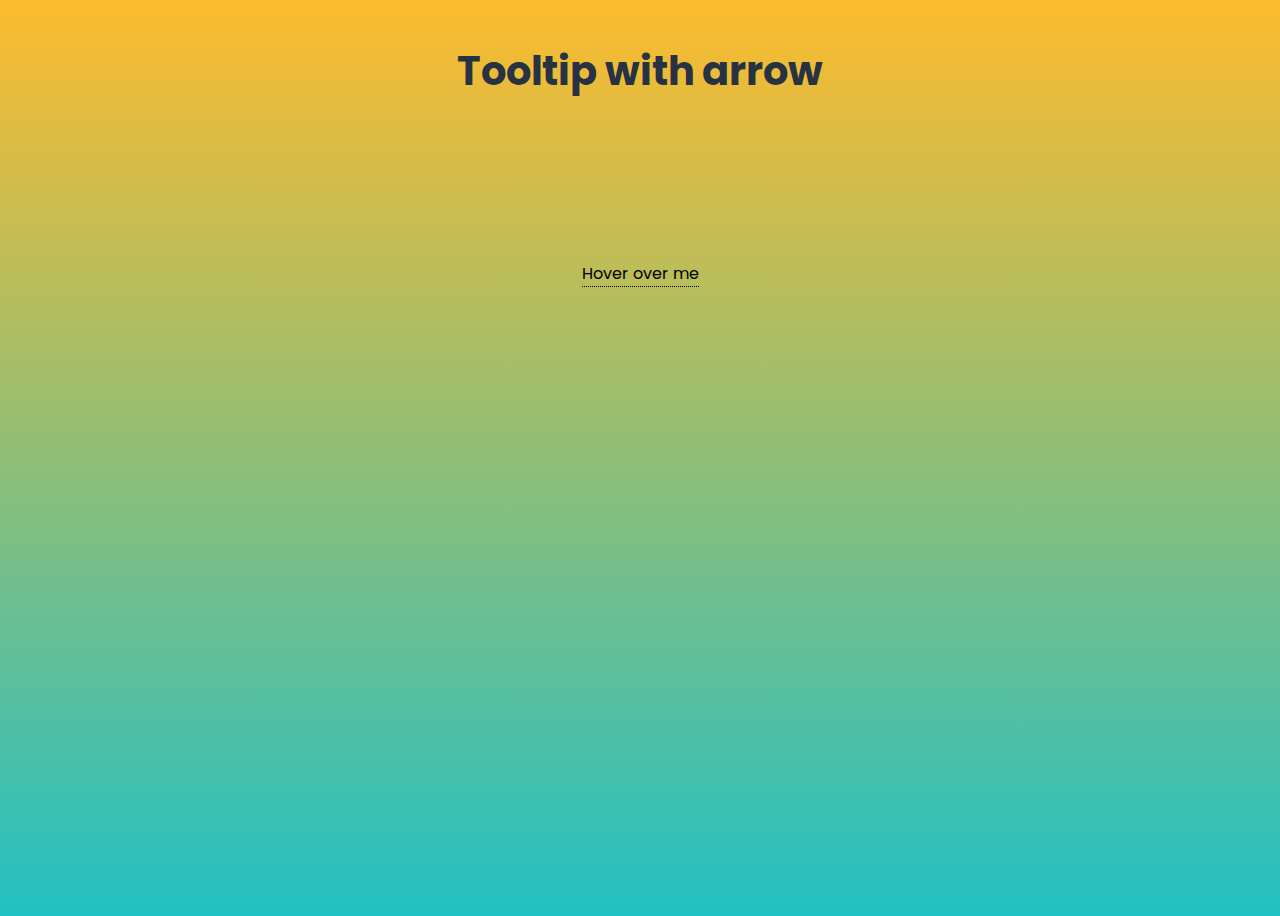
<file: 40moderntooltip/index.html>
<!DOCTYPE html>
<html lang="en">
<head>
    <meta charset="UTF-8">
    <meta http-equiv="X-UA-Compatible" content="IE=edge">
    <meta name="viewport" content="width=device-width, initial-scale=1.0">
    <title>Tooltip | CodewithFaraz</title>
    <link rel="stylesheet" href="styles.css">
</head>
<body>
    <div class="container">
        <h2>Tooltip with arrow</h2>
        <div class="tooltip">Hover over me
            <span class="tooltiptext">Please like and subscribe to my channel :)</span>
        </div>
    </div>
</body>
</html>
</file>
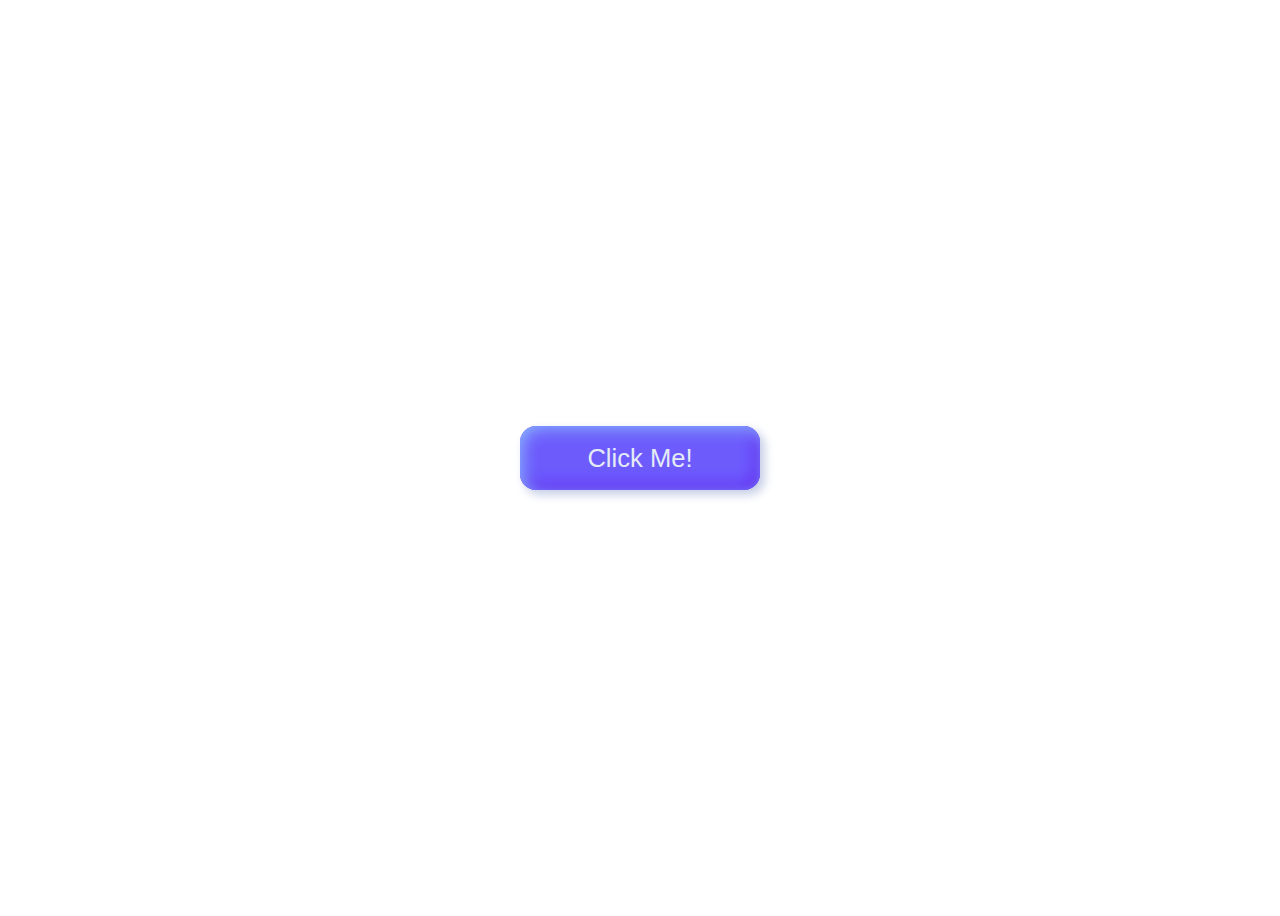
<file: 42neomorphicbutton/index.html>
<!DOCTYPE html>
<html lang="en">
<head>
    <meta charset="UTF-8">
    <meta http-equiv="X-UA-Compatible" content="IE=edge">
    <meta name="viewport" content="width=device-width, initial-scale=1.0">
    <title>Neumorphic Button</title>
    <link rel="stylesheet" href="styles.css">
</head>
<body>
    <div class="btn"><p>Click Me!</p></div>
</body>
</html>
</file>
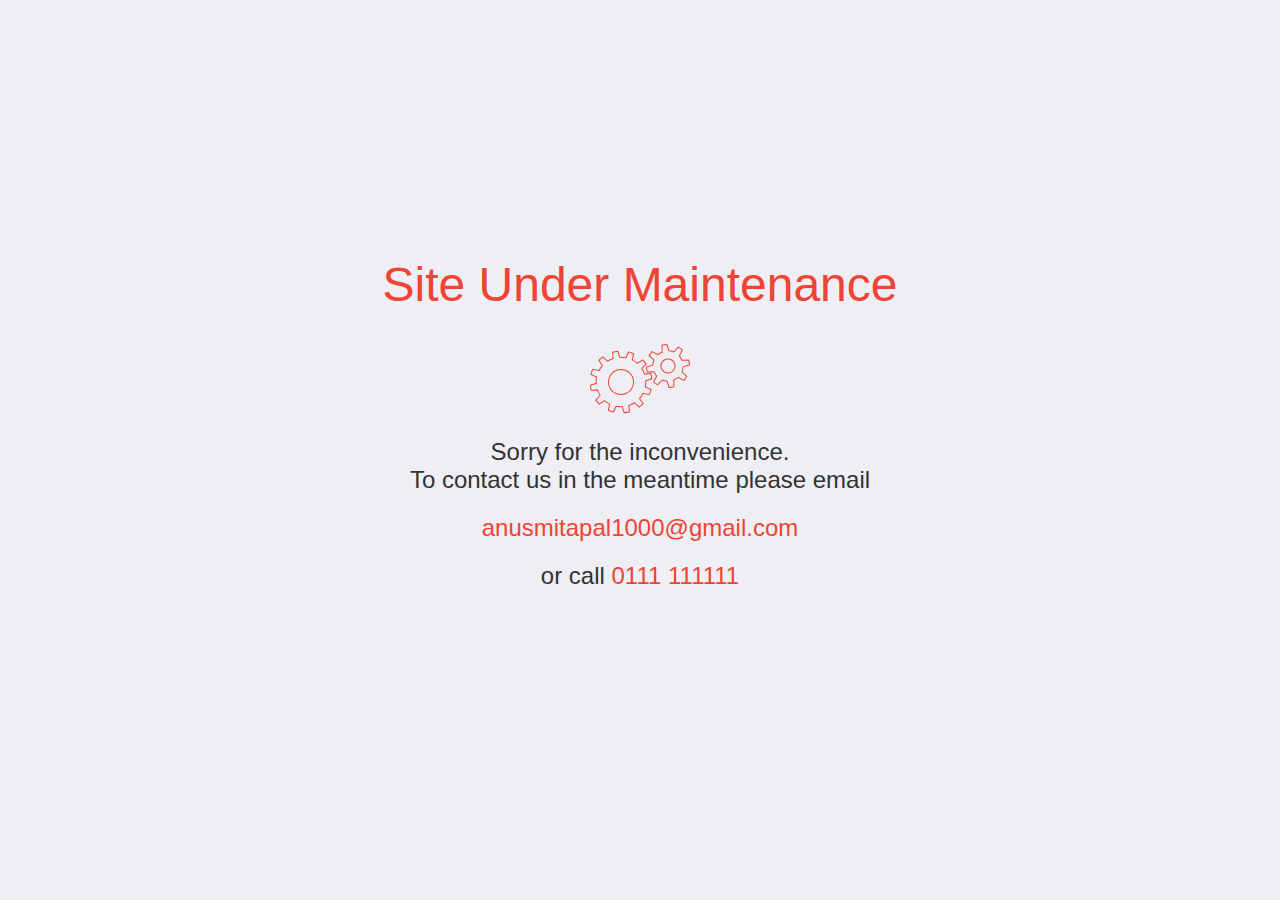
<file: 43maintainancepage/index.html>
<!DOCTYPE html>
<html lang="en">
  <head>
    <title>Maintenance Page</title>
    <meta charset="UTF-8" />
    <meta name="viewport" content="width=device-width" />
    <link rel="stylesheet" href="styles.css" />
  </head>
  <body>
  <div class="construction-message">
  <h1>Site Under Maintenance</h1>
  <svg version="1.1" xmlns="http://www.w3.org/2000/svg" xmlns:xlink="http://www.w3.org/1999/xlink" x="0px" y="0px"
 width="100.001px" height="70px" viewBox="0 0 100 68">
<g id="large">
<g>
<path d="M55.777,38.473l6.221-1.133c0.017-1.791-0.123-3.573-0.41-5.324l-6.321-0.19c-0.438-2.053-1.135-4.048-2.076-5.931
  l4.82-4.094c-0.868-1.552-1.874-3.028-3.005-4.417l-5.569,2.999c-1.385-1.54-2.98-2.921-4.771-4.099l2.124-5.954
  c-0.759-0.452-1.543-0.878-2.357-1.269c-0.811-0.39-1.625-0.732-2.449-1.046l-3.325,5.381c-2.038-0.665-4.113-1.052-6.183-1.174
  L31.34,6.002c-1.792-0.02-3.571,0.119-5.32,0.406l-0.191,6.32c-2.056,0.439-4.051,1.137-5.936,2.08l-4.097-4.82
  c-1.546,0.872-3.022,1.875-4.407,3.006l2.996,5.566c-1.54,1.384-2.925,2.985-4.104,4.778c-2.16-0.771-4.196-1.498-5.953-2.127
  c-0.449,0.765-0.875,1.544-1.265,2.354c-0.39,0.811-0.733,1.63-1.049,2.457c1.587,0.981,3.424,2.119,5.377,3.325
  c-0.662,2.037-1.049,4.117-1.172,6.186l-6.218,1.136c-0.021,1.789,0.12,3.566,0.407,5.321l6.32,0.188
  c0.442,2.06,1.143,4.057,2.082,5.937l-4.818,4.095c0.872,1.549,1.873,3.026,3.009,4.412l5.563-2.998
  c1.392,1.54,2.989,2.92,4.777,4.099l-2.121,5.954c0.756,0.446,1.538,0.871,2.348,1.258c0.813,0.394,1.633,0.739,2.462,1.05
  l3.326-5.375c2.033,0.662,4.109,1.05,6.175,1.17l1.137,6.221c1.791,0.019,3.569-0.123,5.323-0.407l0.194-6.324
  c2.053-0.438,4.045-1.136,5.927-2.079l4.093,4.817c1.55-0.865,3.026-1.87,4.414-2.999l-2.995-5.572
  c1.537-1.385,2.914-2.98,4.093-4.772l5.953,2.127c0.448-0.761,0.878-1.545,1.268-2.356c0.388-0.808,0.729-1.631,1.047-2.458
  l-5.378-3.324C55.268,42.615,55.655,40.542,55.777,38.473z M42.302,42.435c-3.002,6.243-10.495,8.872-16.737,5.866
  c-6.244-2.999-8.872-10.493-5.867-16.736c3.002-6.244,10.495-8.873,16.736-5.869C42.676,28.698,45.306,36.19,42.302,42.435z"  fill="none" stroke="#E43"/>    <animateTransform
          attributeName="transform"
          begin="0s"
          dur="3s"
          type="rotate"
          from="0 31 37"
          to="360 31 37"
          repeatCount="indefinite"
  </animateTransform>
</g>
<g id="small">
<path d="M93.068,19.253L99,16.31c-0.371-1.651-0.934-3.257-1.679-4.776l-6.472,1.404c-0.902-1.436-2.051-2.735-3.42-3.819
  l2.115-6.273c-0.706-0.448-1.443-0.867-2.213-1.238c-0.774-0.371-1.559-0.685-2.351-0.958l-3.584,5.567
  c-1.701-0.39-3.432-0.479-5.118-0.284L73.335,0c-1.652,0.367-3.256,0.931-4.776,1.672l1.404,6.47
  c-1.439,0.899-2.744,2.047-3.835,3.419c-2.208-0.746-4.38-1.476-6.273-2.114c-0.451,0.71-0.874,1.448-1.244,2.229
  c-0.371,0.764-0.68,1.541-0.954,2.329c1.681,1.078,3.612,2.323,5.569,3.579c-0.399,1.711-0.486,3.449-0.291,5.145
  c-2.086,1.034-4.143,2.055-5.936,2.945c0.368,1.648,0.929,3.25,1.67,4.769c1.954-0.426,4.193-0.912,6.468-1.405
  c0.906,1.449,2.06,2.758,3.442,3.853l-2.117,6.27c0.708,0.449,1.439,0.865,2.218,1.236c0.767,0.371,1.551,0.685,2.338,0.96
  c1.081-1.68,2.319-3.612,3.583-5.574c1.714,0.401,3.457,0.484,5.156,0.288L82.695,42c1.651-0.371,3.252-0.931,4.773-1.676
  c-0.425-1.952-0.912-4.194-1.404-6.473c1.439-0.902,2.744-2.057,3.835-3.436l6.273,2.11c0.444-0.7,0.856-1.43,1.225-2.197
  c0.372-0.777,0.691-1.569,0.963-2.361l-5.568-3.586C93.181,22.677,93.269,20.939,93.068,19.253z M84.365,24.062
  c-1.693,3.513-5.908,4.991-9.418,3.302c-3.513-1.689-4.99-5.906-3.301-9.419c1.688-3.513,5.906-4.991,9.417-3.302
  C84.573,16.331,86.05,20.549,84.365,24.062z" fill="none" stroke="#E43"/>
<animateTransform
          attributeName="transform"
          begin="0s"
          dur="2s"
          type="rotate"
          from="0 78 21"
          to="-360 78 21"
          repeatCount="indefinite"
  </animateTransform>
</g>
</svg>
<h2>Sorry for the inconvenience.<br>To contact us in the meantime please email</h2>
<a href="mailto:email">anusmitapal1000@gmail.com</a><h2>or call <span>0111 111111</span></h2>
</div>
  </body>
</html>
</file>
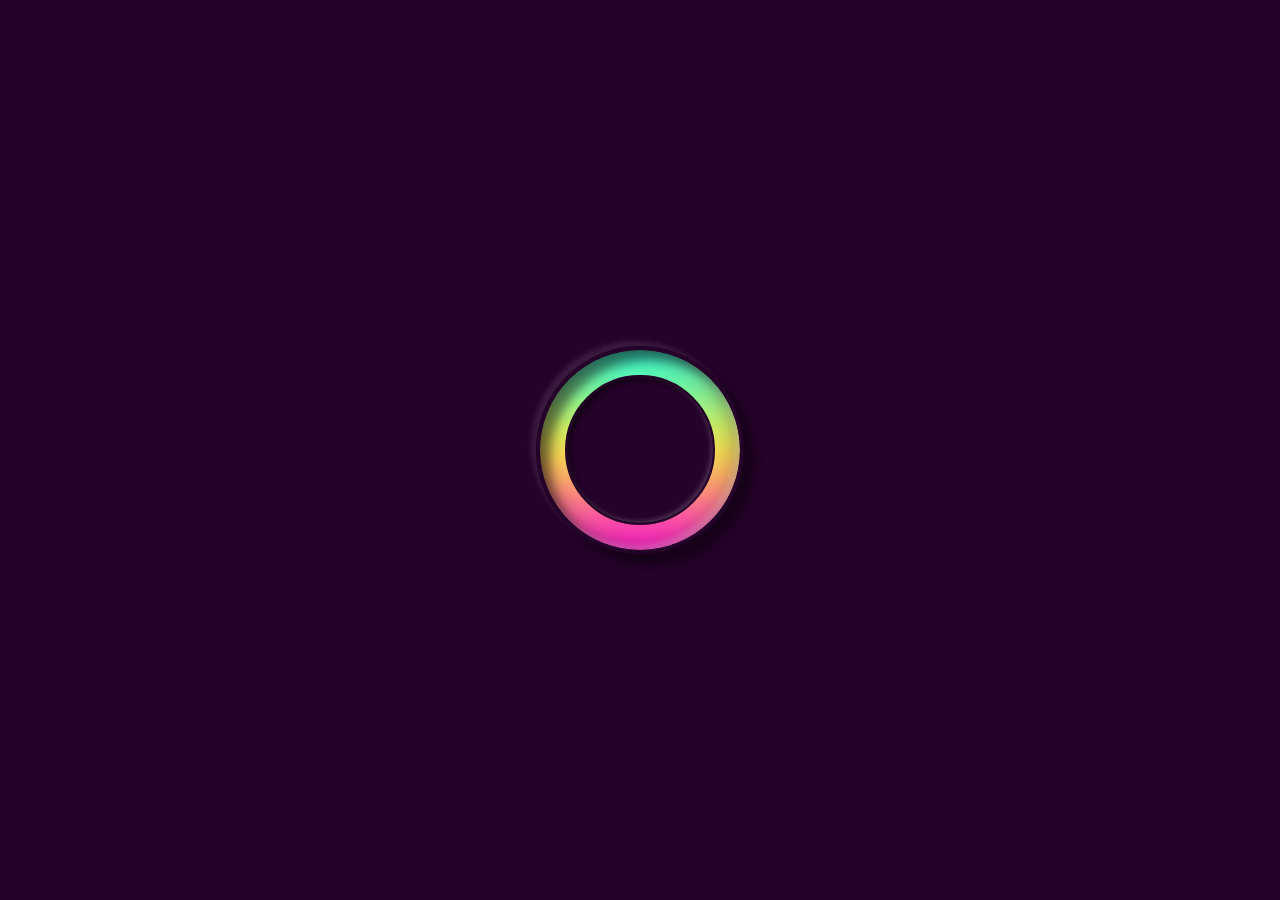
<file: 44neomorphicgradientloader/index.html>
<!DOCTYPE html>
<html lang="en">
  <head>
    <title>Neumorphic Gradient Loading Indicator</title>
    <meta charset="UTF-8" />
    <meta name="viewport" content="width=device-width" />
    <link rel="stylesheet" href="styles.css" />
  </head>
  <body>
  <div id="loader">
	<span></span>
	<span></span>
</div>
  </body>
</html>
</file>
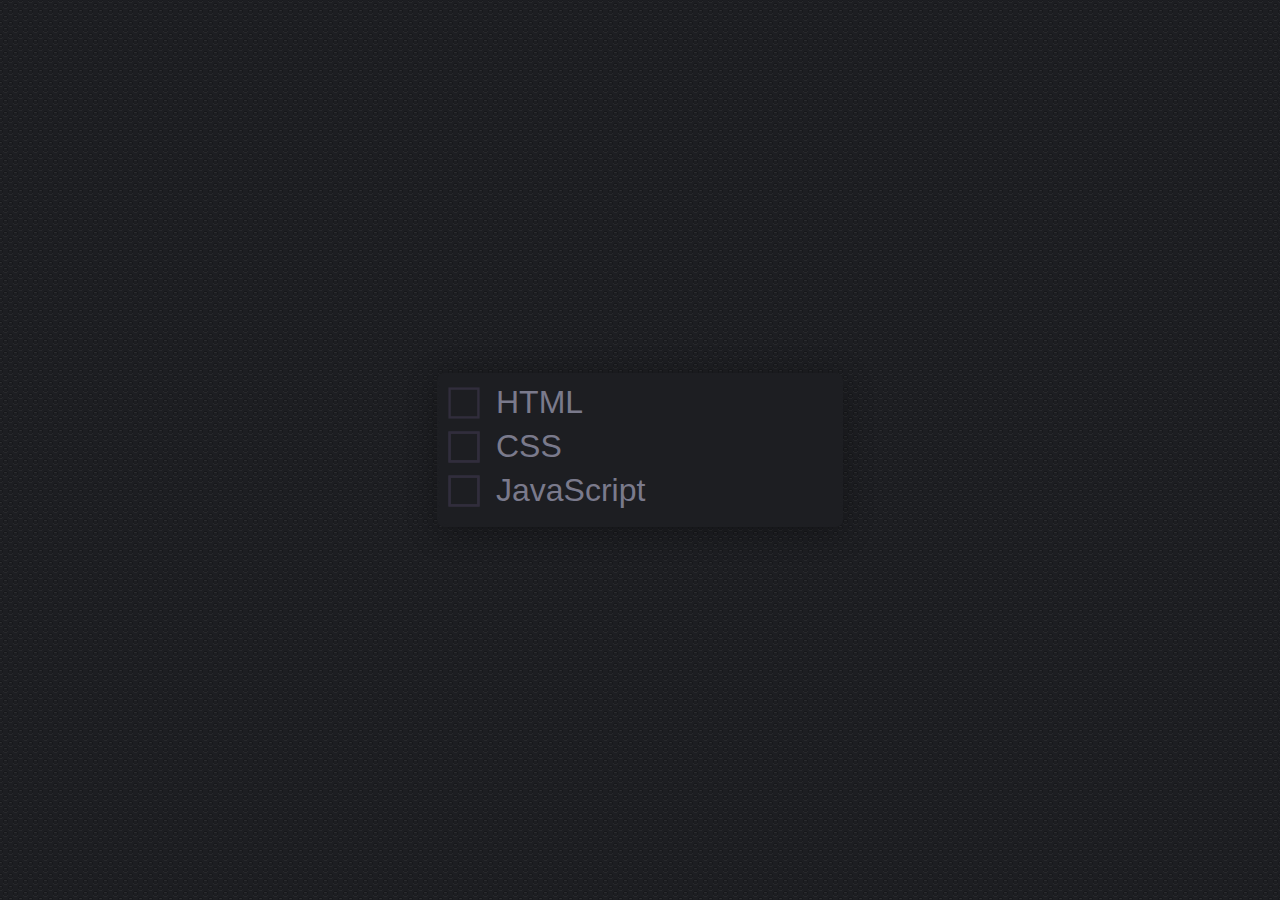
<file: 46animatedcheckbox/index.html>
<!DOCTYPE html>
<html lang="en">
  <head>
    <title>Animated SVG Checkbox</title>
    <meta charset="UTF-8" />
    <meta name="viewport" content="width=device-width" />
    <link rel="stylesheet" href="styles.css" />
  </head>
  <body>
  <div class="container">
  <input type="checkbox" id="Item1" checked="checked"/>
  <label for="Item1">
    <svg class="checkbox" viewbox="0 0 40 40">
      <defs>
        <linearGradient id="gradient" x1="0" y1="0" x2="1" y2="1">
          <stop offset="0%" stop-color="#ff8a00"></stop>
          <stop offset="100%" stop-color="#da1b60"></stop>
        </linearGradient>
      </defs>
      <rect x="2" y="2" width="36" height="36"></rect>
      <rect id="colors" x="2" y="2" width="36" height="36"></rect>
      <path d="M 5 5 L 15 5 L 5 20 L 30 10 L 5 35 L 30 20 L 15 35 L 35 30 L 30 35"></path>
    </svg> HTML
  </label>

  <input type="checkbox" id="Item2"/>
  <label for="Item2">
    <svg class="checkbox" viewbox="0 0 40 40">
      <defs>
        <linearGradient id="gradient" x1="0" y1="0" x2="1" y2="1">
          <stop offset="0%" stop-color="#ff8a00"></stop>
          <stop offset="100%" stop-color="#da1b60"></stop>
        </linearGradient>
      </defs>
      <rect x="2" y="2" width="36" height="36"></rect>
      <rect id="colors" x="2" y="2" width="36" height="36"></rect>
      <path d="M 5 5 L 15 5 L 5 20 L 30 10 L 5 35 L 30 20 L 15 35 L 35 30 L 30 35"></path>
    </svg> CSS
  </label>

  <input type="checkbox" id="Item3"/>
  <label for="Item3">
    <svg class="checkbox" viewbox="0 0 40 40">
      <defs>
        <linearGradient id="gradient" x1="0" y1="0" x2="1" y2="1">
          <stop offset="0%" stop-color="#ff8a00"></stop>
          <stop offset="100%" stop-color="#da1b60"></stop>
        </linearGradient>
      </defs>
      <rect x="2" y="2" width="36" height="36"></rect>
      <rect id="colors" x="2" y="2" width="36" height="36"></rect>
      <path d="M 5 5 L 15 5 L 5 20 L 30 10 L 5 35 L 30 20 L 15 35 L 35 30 L 30 35"></path>
    </svg> JavaScript
  </label>
</div>
  </body>
</html>
</file>
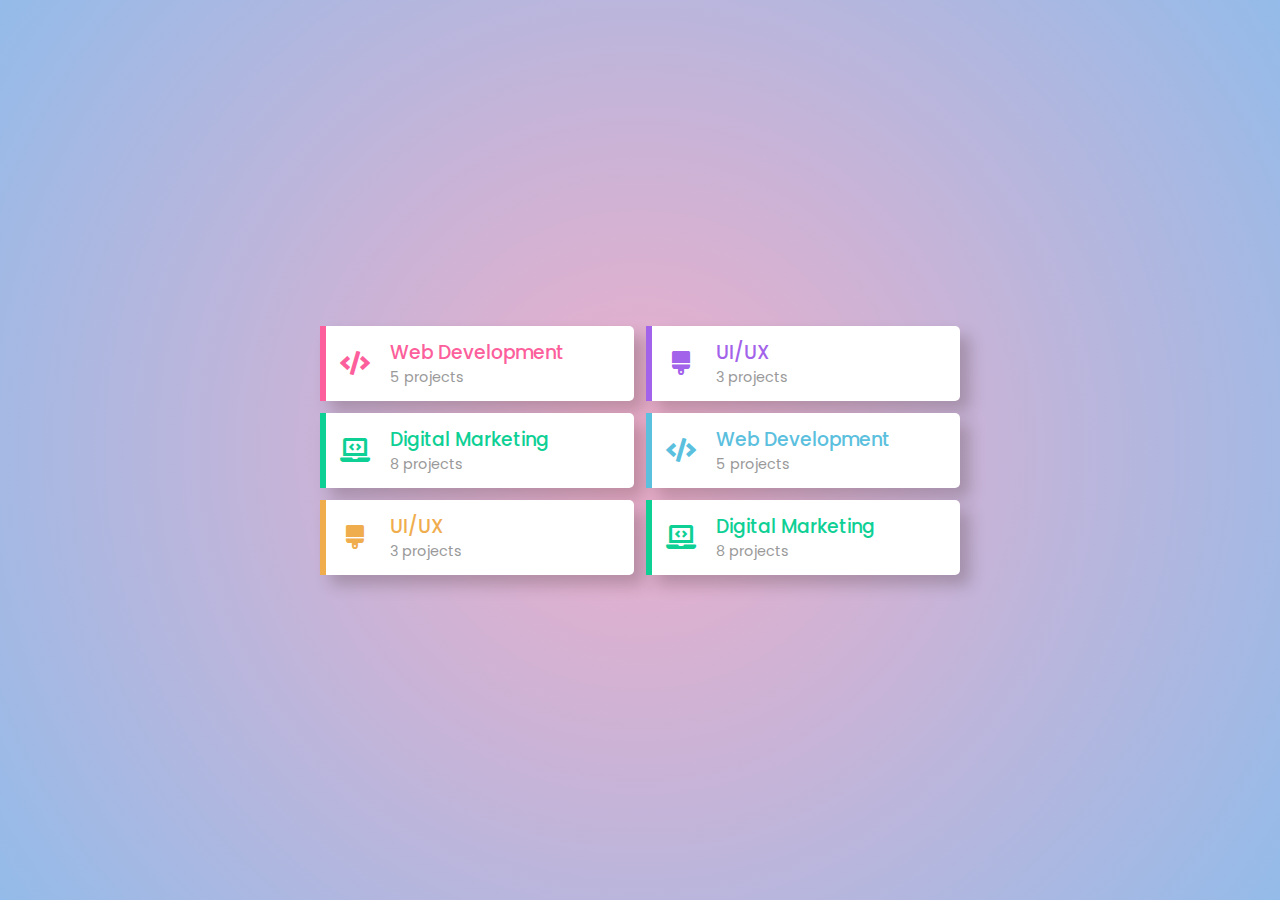
<file: 47responsivegridlist/index.html>
<!DOCTYPE html>
<html lang="en">
  <head>
    <title>Grid list hover effect</title>
    <meta charset="UTF-8" />
    <meta name="viewport" content="width=device-width" />
    <link href='https://cdnjs.cloudflare.com/ajax/libs/font-awesome/5.11.2/css/all.min.css' rel='stylesheet' />
    <link rel="stylesheet" href="styles.css" />
  </head>
  <body>
  <div class="container">
    <div class="box" style="--color: #fc5f9b">
      <div class="content">
        <div class="icon">
          <i class="fas fa-code"></i>
        </div>
        <div class="text">
          <h3>Web Development</h3>
          <p>5 projects</p>
        </div>
      </div>
    </div>
    <div class="box" style="--color: #a362ea">
      <div class="content">
        <div class="icon">
          <i class="fas fa-brush"></i>
        </div>
        <div class="text">
          <h3>UI/UX</h3>
          <p>3 projects</p>
        </div>
      </div>
    </div>
    <div class="box" style="--color: #0ed095">
      <div class="content">
        <div class="icon">
          <i class="fas fa-laptop-code"></i>
        </div>
        <div class="text">
          <h3>Digital Marketing</h3>
          <p>8 projects</p>
        </div>
      </div>
    </div>
    <div class="box" style="--color: #5bc0de">
    <div class="content">
      <div class="icon">
        <i class="fas fa-code"></i>
      </div>
      <div class="text">
        <h3>Web Development</h3>
        <p>5 projects</p>
      </div>
    </div>
  </div>
  <div class="box" style="--color: #f0ad4e">
    <div class="content">
      <div class="icon">
        <i class="fa fa-brush"></i>
      </div>
      <div class="text">
        <h3>UI/UX</h3>
        <p>3 projects</p>
      </div>
    </div>
  </div>
  <div class="box" style="--color: #0ed095">
    <div class="content">
      <div class="icon">
        <i class="fas fa-laptop-code"></i>
      </div>
      <div class="text">
        <h3>Digital Marketing</h3>
        <p>8 projects</p>
      </div>
    </div>
  </div>
</div>
  </body>
</html>
</file>
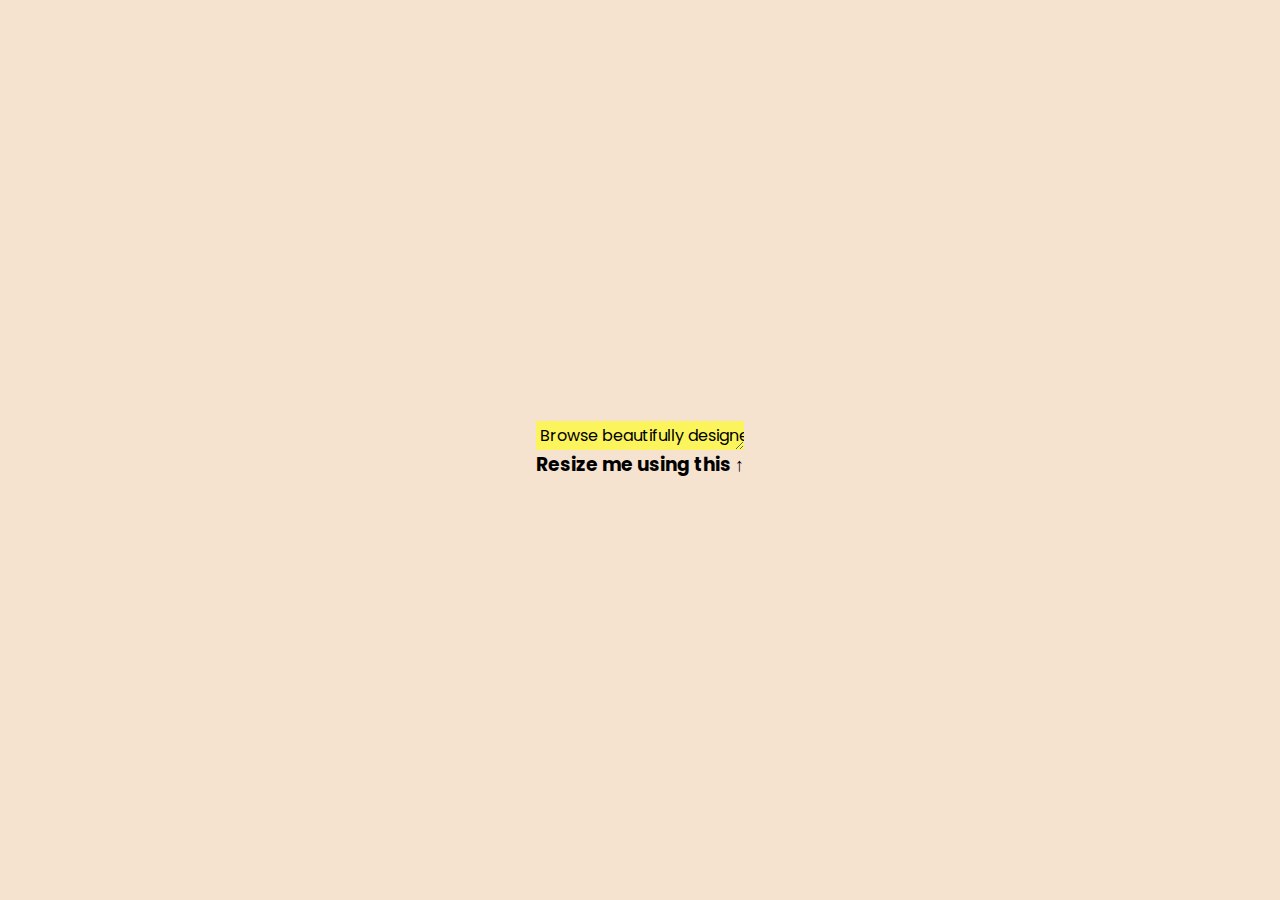
<file: 48marquee/index.html>
<!DOCTYPE html>
<html lang="en">
  <head>
    <title>CSS Marquee</title>
    <meta charset="UTF-8" />
    <meta name="viewport" content="width=device-width" />
    <link rel="stylesheet" href="styles.css" />
  </head>
  <body>
    <div class="marquee">
      <span>Browse beautifully designed front-end components.</span>
    </div>
    <h3>Resize me using this ↑</h3>
  </body>
</html>
</file>
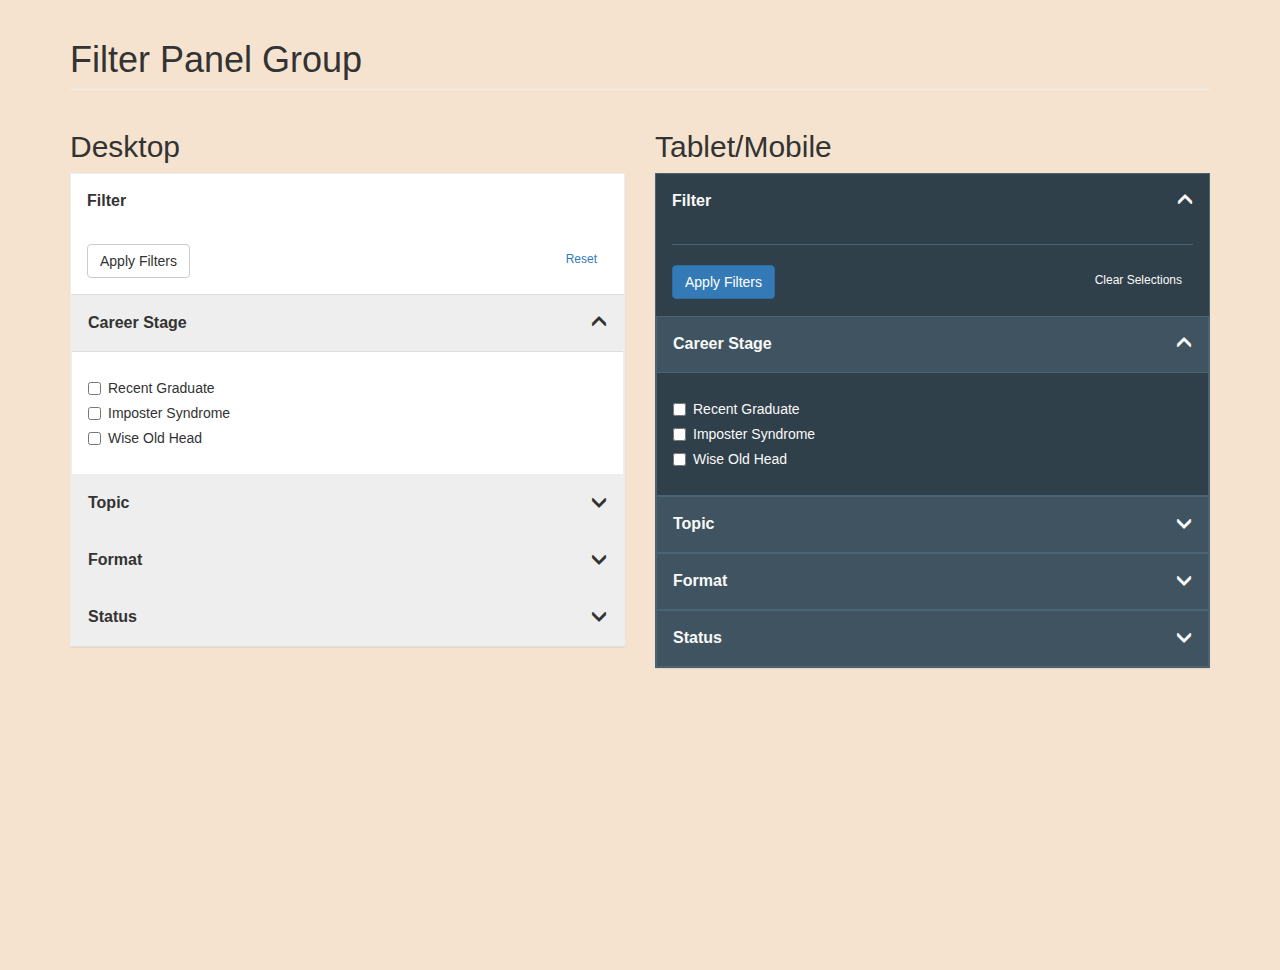
<file: 49filtermenu/index.html>
<!DOCTYPE html>
<html lang="en">
  <head>
    <title>Filter Menu Panel Group with Bootstrap</title>
    <meta charset="UTF-8" />
    <meta name="viewport" content="width=device-width" />
    <link rel="stylesheet" href="https://maxcdn.bootstrapcdn.com/bootstrap/3.3.6/css/bootstrap.min.css">
    <link rel="stylesheet" href="styles.css" />
  </head>
  <body>
    <header class="header">
      <div class="container">
        <h1 class="page-header">Filter Panel Group</h1>
      </div>
    </header>

    <div class="primary">
      <div class="container">
        <div class="row">
          <div class="col-xs-6">
            <h2>Desktop</h2>
            <div class="filter-menu">
              <form>
                <div class="panel panel-default">
                  <div class="panel-heading">
                    <a class="panel-title accordion-toggle visible-sm-block" role="button" data-toggle="collapse" href="#collapseFilters" aria-expanded="false" aria-controls="collapseFilters">
                      Filter
                    </a>
                    <div class="panel-title hidden-sm">
                      Filter
                    </div><!-- /.panel-title -->
                    <div class="panel-body">
                      <button class="btn btn-default" type="submit">Apply Filters</button>
                      <a class="btn btn-sm btn-link pull-right visible-sm-inline" href="#">Clear Selections</a>
                      <a class="btn btn-sm btn-link pull-right hidden-sm" href="#">Reset</a>
                    </div><!-- /.panel-body -->
                  </div><!-- /.panel-heading -->

                  <div class="panel-body">
                    <div class="panel-group" id="filter-menu" role="tablist" aria-multiselectable="true">
                      <div class="panel panel-default">
                        <div class="panel-heading" role="tab" id="headingOne">
                          <a class="panel-title accordion-toggle" role="button" data-toggle="collapse" href="#collapseOne" aria-expanded="true" aria-controls="collapseOne">
                            Career Stage
                          </a><!-- /.panel-title -->
                        </div><!-- /.panel-heading -->
                        <div id="collapseOne" class="panel-collapse collapse in" role="tabpanel" aria-labelledby="headingOne">
                          <div class="panel-body">
                            <div class="checkbox"><label><input type="checkbox" name="career_state[]" value="recent_graduate">Recent Graduate</label></div>
                            <div class="checkbox"><label><input type="checkbox" name="career_state[]" value="imposter_syndrome">Imposter Syndrome</label></div>
                            <div class="checkbox"><label><input type="checkbox" name="career_state[]" value="wise_old_head">Wise Old Head</label></div>
                          </div><!-- /.panel-body -->
                        </div><!-- /.panel-collapse -->
                      </div><!-- /.panel -->

                      <div class="panel panel-default">
                        <div class="panel-heading" role="tab" id="headingTwo">
                          <a class="panel-title accordion-toggle collapsed" role="button" data-toggle="collapse" href="#collapseTwo" aria-expanded="false" aria-controls="collapseTwo">
                            Topic
                          </a><!-- /.panel-title -->
                        </div><!-- /.panel-heading -->
                        <div id="collapseTwo" class="panel-collapse collapse" role="tabpanel" aria-labelledby="headingTwo">
                          <div class="panel-body">
                            <div class="checkbox"><label><input type="checkbox" name="topic[]" value="politics">Politics</label></div>
                            <div class="checkbox"><label><input type="checkbox" name="topic[]" value="religion">Religion</label></div>
                            <div class="checkbox"><label><input type="checkbox" name="topic[]" value="music">Music</label></div>
                          </div><!-- /.panel-body -->
                        </div><!-- /.panel-collapse -->
                      </div><!-- /.panel -->

                      <div class="panel panel-default">
                        <div class="panel-heading" role="tab" id="headingThree">
                          <a class="panel-title accordion-toggle collapsed" role="button" data-toggle="collapse" href="#collapseThree" aria-expanded="false" aria-controls="collapseThree">
                            Format
                          </a><!-- /.panel-title -->
                        </div><!-- /.panel-heading -->
                        <div id="collapseThree" class="panel-collapse collapse" role="tabpanel" aria-labelledby="headingThree">
                          <div class="panel-body">
                            <div class="checkbox"><label><input type="checkbox" name="format[]" value="magazine">Magazine</label></div>
                            <div class="checkbox"><label><input type="checkbox" name="format[]" value="website">Website</label></div>
                            <div class="checkbox"><label><input type="checkbox" name="format[]" value="vine">Vine</label></div>
                            <div class="checkbox"><label><input type="checkbox" name="format[]" value="tweet">Tweet</label></div>
                          </div><!-- /.panel-body -->
                        </div><!-- /.panel-collapse -->
                      </div><!-- /.panel -->

                      <div class="panel panel-default">
                        <div class="panel-heading" role="tab" id="headingFour">
                          <a class="panel-title accordion-toggle collapsed" role="button" data-toggle="collapse" href="#collapseFour" aria-expanded="false" aria-controls="collapseFour">
                            Status
                          </a><!-- /.panel-title -->
                        </div><!-- /.panel-heading -->
                        <div id="collapseFour" class="panel-collapse collapse" role="tabpanel" aria-labelledby="headingFour">
                          <div class="panel-body">
                            <div class="checkbox"><label><input type="checkbox" name="status[]" value="single">Single</label></div>
                            <div class="checkbox"><label><input type="checkbox" name="status[]" value="married">Married</label></div>
                            <div class="checkbox"><label><input type="checkbox" name="status[]" value="its_complicated">It's complicated</label></div>
                          </div><!-- /.panel-body -->
                        </div><!-- /.panel-collapse -->
                      </div><!-- /.panel -->
                    </div><!-- /.panel-group -->
                  </div><!-- /.panel-body -->

                </div><!-- /.panel -->
              </form>
            </div><!-- /.filter-menu -->
          </div>

          <!-- -------------------------------------------------- -->

          <div class="col-xs-6">
            <h2>Tablet/Mobile</h2>
            <div class="filter-menu mobile">
              <form>
                <div class="panel panel-mobile">
                  <div class="panel-heading" role="tab" id="headingFiltersMobile">
                    <a class="panel-title accordion-toggle" role="button" data-toggle="collapse" href="#collapseFiltersMobile" aria-expanded="false" aria-controls="collapseFiltersMobile">
                      Filter
                    </a>
                    <div class="panel-body">
                      <hr />
                      <button class="btn btn-primary" type="submit">Apply Filters</button>
                      <a class="btn btn-sm btn-link pull-right" href="#">Clear Selections</a>
                    </div><!-- /.panel-body -->
                  </div><!-- /.panel-heading -->
                  <div id="collapseFiltersMobile" class="panel-collapse collapse in" role="tabpanel" aria-labelledby="headingFiltersMobile">
                    <div class="panel-body">
                      <div class="panel-group" id="filter-menu-mobile" role="tablist" aria-multiselectable="true">
                        <div class="panel panel-mobile">
                          <div class="panel-heading" role="tab" id="headingOneMobile">
                            <a class="panel-title accordion-toggle" role="button" data-toggle="collapse" data-parent="#filter-menu-mobile" href="#collapseOneMobile" aria-expanded="true" aria-controls="collapseOneMobile">
                              Career Stage
                            </a><!-- /.panel-title -->
                          </div><!-- /.panel-heading -->
                          <div id="collapseOneMobile" class="panel-collapse collapse in" role="tabpanel" aria-labelledby="headingOneMobile">
                            <div class="panel-body">
                              <div class="checkbox"><label><input type="checkbox" name="career_state[]" value="recent_graduate">Recent Graduate</label></div>
                              <div class="checkbox"><label><input type="checkbox" name="career_state[]" value="imposter_syndrome">Imposter Syndrome</label></div>
                              <div class="checkbox"><label><input type="checkbox" name="career_state[]" value="wise_old_head">Wise Old Head</label></div>
                            </div><!-- /.panel-body -->
                          </div><!-- /.panel-collapse -->
                        </div><!-- /.panel -->

                        <div class="panel panel-mobile">
                          <div class="panel-heading" role="tab" id="headingTwoMobile">
                            <a class="panel-title accordion-toggle collapsed" role="button" data-toggle="collapse" data-parent="#filter-menu-mobile" href="#collapseTwoMobile" aria-expanded="false" aria-controls="collapseTwoMobile">
                              Topic
                            </a><!-- /.panel-title -->
                          </div><!-- /.panel-heading -->
                          <div id="collapseTwoMobile" class="panel-collapse collapse" role="tabpanel" aria-labelledby="headingTwoMobile">
                            <div class="panel-body">
                              <div class="checkbox"><label><input type="checkbox" name="topic[]" value="politics">Politics</label></div>
                              <div class="checkbox"><label><input type="checkbox" name="topic[]" value="religion">Religion</label></div>
                              <div class="checkbox"><label><input type="checkbox" name="topic[]" value="music">Music</label></div>
                            </div><!-- /.panel-body -->
                          </div><!-- /.panel-collapse -->
                        </div><!-- /.panel -->

                        <div class="panel panel-mobile">
                          <div class="panel-heading" role="tab" id="headingThreeMobile">
                            <a class="panel-title accordion-toggle collapsed" role="button" data-toggle="collapse" data-parent="#filter-menu-mobile" href="#collapseThreeMobile" aria-expanded="false" aria-controls="collapseThreeMobile">
                              Format
                            </a><!-- /.panel-title -->
                          </div><!-- /.panel-heading -->
                          <div id="collapseThreeMobile" class="panel-collapse collapse" role="tabpanel" aria-labelledby="headingThreeMobile">
                            <div class="panel-body">
                              <div class="checkbox"><label><input type="checkbox" name="format[]" value="magazine">Magazine</label></div>
                              <div class="checkbox"><label><input type="checkbox" name="format[]" value="website">Website</label></div>
                              <div class="checkbox"><label><input type="checkbox" name="format[]" value="vine">Vine</label></div>
                              <div class="checkbox"><label><input type="checkbox" name="format[]" value="tweet">Tweet</label></div>
                            </div><!-- /.panel-body -->
                          </div><!-- /.panel-collapse -->
                        </div><!-- /.panel -->

                        <div class="panel panel-mobile">
                          <div class="panel-heading" role="tab" id="headingFourMobile">
                            <a class="panel-title accordion-toggle collapsed" role="button" data-toggle="collapse" data-parent="#filter-menu-mobile" href="#collapseFourMobile" aria-expanded="false" aria-controls="collapseFourMobile">
                              Status
                            </a><!-- /.panel-title -->
                          </div><!-- /.panel-heading -->
                          <div id="collapseFourMobile" class="panel-collapse collapse" role="tabpanel" aria-labelledby="headingFourMobile">
                            <div class="panel-body">
                              <div class="checkbox"><label><input type="checkbox" name="status[]" value="single">Single</label></div>
                              <div class="checkbox"><label><input type="checkbox" name="status[]" value="married">Married</label></div>
                              <div class="checkbox"><label><input type="checkbox" name="status[]" value="its_complicated">It's complicated</label></div>
                            </div><!-- /.panel-body -->
                          </div><!-- /.panel-collapse -->
                        </div><!-- /.panel -->
                      </div><!-- /.panel-group -->
                    </div><!-- /.panel-body -->
                  </div><!-- /.panel-collapse -->
                </div><!-- /.panel -->
              </form>
            </div><!-- /.filter-menu -->
          </div>
        </div>

      </div><!-- /.container -->
    </div><!-- /.primary -->
    <script src="https://code.jquery.com/jquery-1.10.2.min.js"></script>
    <script src="https://maxcdn.bootstrapcdn.com/bootstrap/3.3.7/js/bootstrap.min.js"></script>
  </body>
</html>
</file>
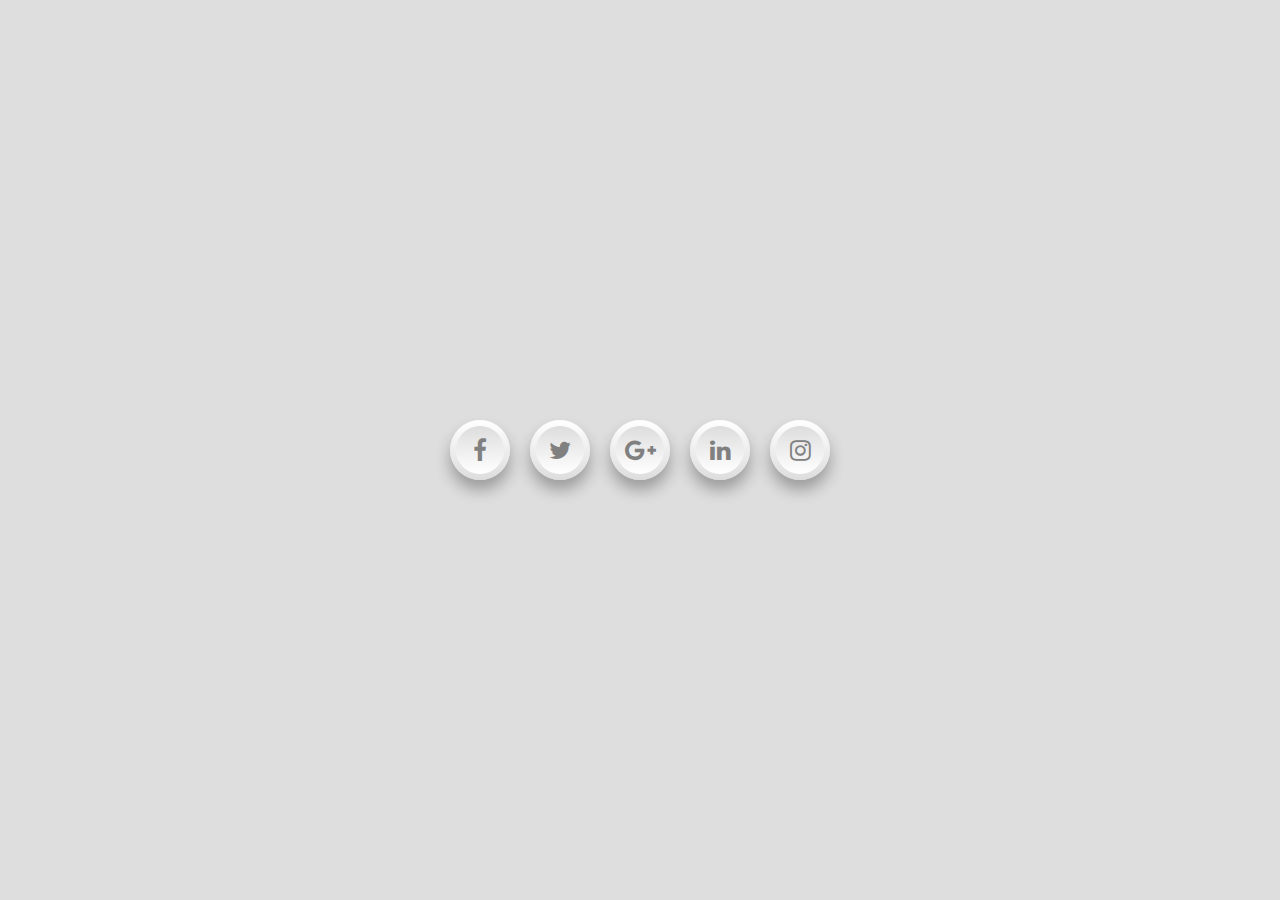
<file: 52socialmediabuttons/index.html>
<!DOCTYPE html>
<html lang="en">
  <head>
    <title>Skeuomorphism Social Media Button</title>
    <meta charset="UTF-8" />
    <meta name="viewport" content="width=device-width" />
    <link rel="stylesheet" href="https://maxcdn.bootstrapcdn.com/font-awesome/4.7.0/css/font-awesome.min.css">
    <link rel="stylesheet" href="styles.css" />
  </head>
  <body>
    <ul>
      <li><a href="#"><i class="fa fa-facebook" aria-hidden="true"></i></a></li>
      <li><a href="#"><i class="fa fa-twitter" aria-hidden="true"></i></a></li>
      <li><a href="#"><i class="fa fa-google-plus" aria-hidden="true"></i></a></li>
      <li><a href="#"><i class="fa fa-linkedin" aria-hidden="true"></i></a></li>
      <li><a href="#"><i class="fa fa-instagram" aria-hidden="true"></i></a></li>
  </ul>
  </body>
</html>
</file>
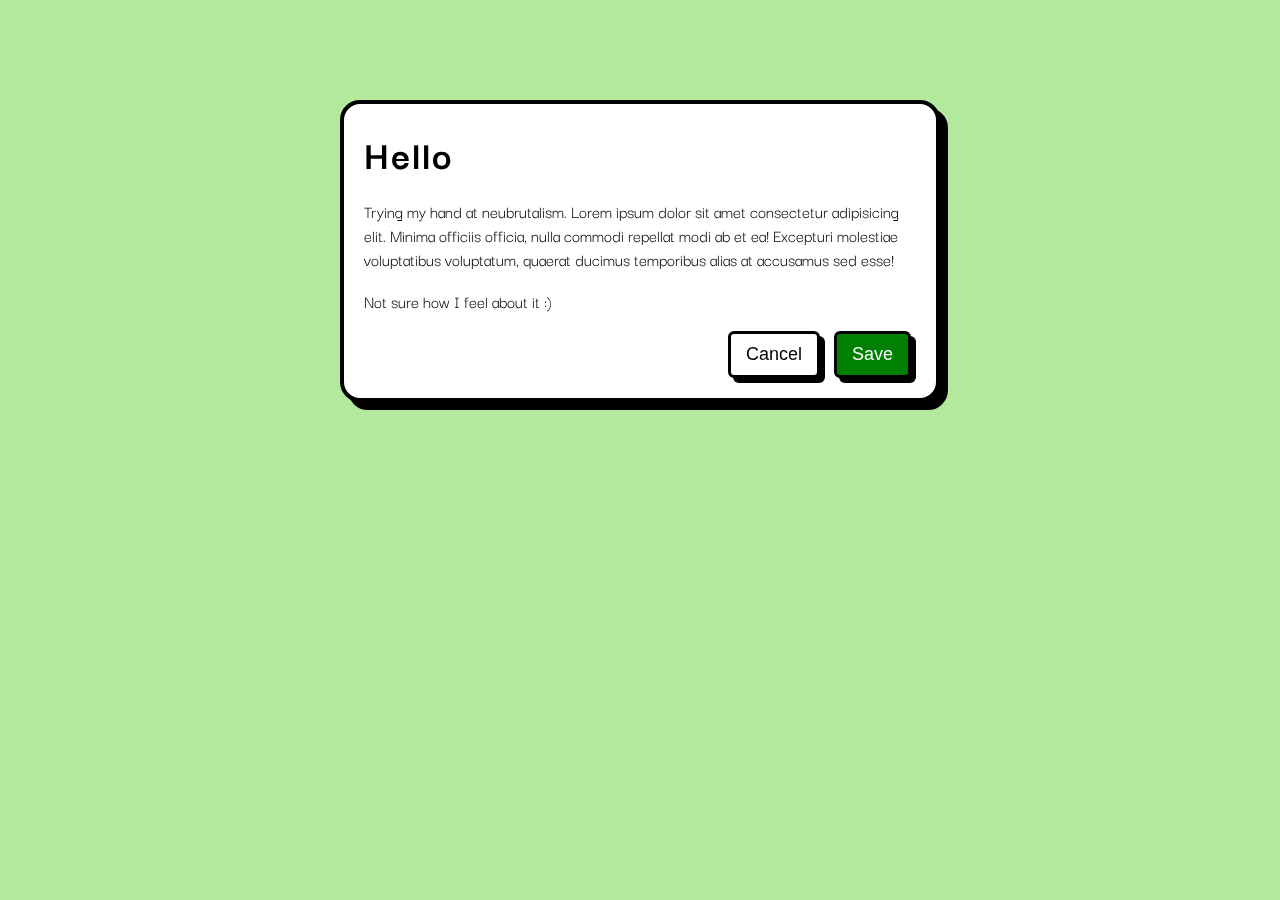
<file: 53NeobrutalismCards/index.html>
<!DOCTYPE html>
<html lang="en">
  <head>
    <title>Creating Stunning Neubrutalism Card with HTML and CSS</title>
    <meta charset="UTF-8" />
    <meta name="viewport" content="width=device-width" />
    <link rel="stylesheet" href="styles.css" />
  </head>
  <body>
    <div class="container">
      <div class="card">
        <h1>Hello</h1>
        <p>Trying my hand at neubrutalism. Lorem ipsum dolor sit amet consectetur adipisicing elit. Minima officiis officia, nulla commodi repellat modi ab et ea! Excepturi molestiae voluptatibus voluptatum, quaerat ducimus temporibus alias at accusamus sed esse!</p>
        <p>Not sure how I feel about it :)</p>
        <div class="button-container">
          <button>Cancel</button>
          <button class="green">Save</button>
        </div>
      </div>
    </div>
  </body>
</html>
</file>
<file: 40moderntooltip/styles.css>
@import url('https://fonts.googleapis.com/css2?family=Poppins:wght@400;500;700&display=swap');

body{
    font-family: 'Poppins', sans-serif;
    height: 100vh;
    background: rgb(34,193,195);
background: linear-gradient(0deg, rgba(34,193,195,1) 0%, rgba(253,187,45,1) 100%);
}
.container{
    display: flex;
    justify-content: center;
    flex-direction: column;
    align-items: center;
}

h2{
    font-size: 2.5em;
    font-weight: 700;
    color: #273342;
}

.tooltip{
    position: relative;
    display: inline-block;
    border-bottom: 1px dotted black;
    margin-top: 10%;
}

.tooltiptext{
    width: 250px;
    background-color: #273342;
    color: #fff;
    text-align: center;
    border-radius: 6px;
    padding: 5px 0;
    position: absolute;
    z-index: 1;
    bottom: 150%;
    left: 50%;
    margin-left: -120px;
    visibility: hidden;
}

.tooltiptext::after{
    content: "";
    position: absolute;
    top: 100%;
    left: 50%;
    border-style: solid;
    border-color: #273342 transparent transparent transparent;
    margin-left: -5px;
    border-width: 5px;
}

.tooltip:hover .tooltiptext{
    visibility: visible;
}
</file>
<file: 42neomorphicbutton/styles.css>
body{
    min-height: 100vh;
    display: flex;
    justify-content: center;
    align-items: center;
    font-family: sans-serif;
}

.btn{
    width: 15rem;
    height: 4rem;
    color: #E4EBF5;
    background: #6d5bfc;
    border-radius: 1rem;
    display:flex;
    justify-content: center;
    align-items: center;
    cursor: pointer;
    transition: 0.3s ease;
    box-shadow: inset 0.2rem 0.2rem 1rem #8abdff, inset -0.2rem -0.2rem 1rem #5b0eeb, 0.3rem 0.3rem 0.6rem #c8d0e7, -0.2rem -0.2rem 0.5rem #fff;
}
p{
    font-size: 1.6rem;
}
.btn:active{
    box-shadow: inset 0.2rem 0.2rem 1rem #5b0eeb, inset -0.2rem -0.2rem 1rem #8abdff;
}
.btn:hover{
    color: #000;
}
</file>
<file: 43maintainancepage/styles.css>
body, html {
    background: #EEEEF4;
    margin: 0;
    padding: 0;
    text-align: center;
    font-family: "Roboto", sans-serif;
    font-weight: 100;
    cursor: default;
  }
  
  .construction-message {
    position: absolute;
    top: 25%;
    width: 100%;
  }
  
  h1 {
    color: #E43;
    font-weight: 100;
    font-size: 3em;
  }
  
  h2 {
    color: #333333;
    font-weight: 300;
    font-size: 1.5em;
  }
  
  a {
    font-weight: 300;
    color: #E43;
    text-decoration: none;
    font-size: 1.5em;
  }
  
  span {
    color: #E43;
  }
  
  .footer {
    position: absolute;
    bottom: 0;
    margin-left: 10px;
  }
</file>
<file: 44neomorphicgradientloader/styles.css>
* {
    margin: 0;
    padding: 0;
  }
  
  body {
    display: flex;
    justify-content: center;
    align-items: center;
    height: 100vh;
    background: #240229;
  }
  
  #loader {
    position: relative;
    width: 200px;
    height: 200px;
    border-radius: 50%;
    border: 4px solid #240229;
    overflow: hidden;
    box-shadow: -5px -5px 5px rgba(255, 255, 255, 0.1), 10px 10px 10px rgba(0, 0, 0, 0.4), inset -5px -5px 5px rgba(255, 255, 255, 0.2), inset 10px 10px 10px rgba(0, 0, 0, 0.4);
  }
  #loader:before {
    content: "";
    position: absolute;
    top: 25px;
    left: 25px;
    right: 25px;
    bottom: 25px;
    z-index: 10;
    background: #240229;
    border-radius: 50%;
    border: 2px solid #240229;
    box-shadow: inset -2px -2px 5px rgba(255, 255, 255, 0.2), inset 3px 3px 5px rgba(0, 0, 0, 0.5);
  }
  #loader span {
    position: absolute;
    width: 100%;
    height: 100%;
    border-radius: 50%;
    z-index: -1;
    background: linear-gradient(#14ffe9, #ffeb3b, #ff00e0);
    filter: blur(20px);
    animation: animate 0.5s linear infinite;
  }
  
  @keyframes animate {
    0% {
      transform: rotate(0deg);
    }
    100% {
      transform: rotate(360deg);
    }
  }
</file>
<file: 46animatedcheckbox/styles.css>
body {
    margin: 0;
    display: flex;
    min-height: 100vh;
    flex-direction: column;
    justify-content: center;
    align-items: center;
    font: 400 2rem "Helvetica", sans-serif;
    color: #7a7a8c;
    background: #1d1e22;
    background-image: url("[data-uri]");
  }
  
  .container{
    padding: 0.675rem;
    min-width: 30%;
    border-radius: 0.45rem;
    background-color: #1d1e22;
    box-shadow: 0 5px 30px rgba(1, 1, 1, 0.3);
  }
  
  label {
    position: relative;
    margin-bottom: 7px;
    display: flex;
    width: 100%;
    align-items: center;
    cursor: pointer;
  }
  label a {
    text-decoration: none;
    color: #7a7a8c;
  }
  label.active, label:hover {
    background: linear-gradient(to right, #ff8a00, #da1b60);
    -webkit-background-clip: text;
    -webkit-text-fill-color: transparent;
  }
  
  .checkbox {
    position: relative;
    margin-right: 1rem;
    width: 2rem;
    height: 2rem;
    fill: none;
    stroke-width: 3;
    stroke-linecap: round;
  }
  .checkbox rect {
    stroke: #312d3c;
  }
  
  input {
    display: none;
  }
  input:checked + label .checkbox #colors {
    stroke: url(#gradient);
    stroke-dasharray: 145;
    stroke-dashoffset: 145;
    animation: checked 1000ms ease forwards;
  }
  input:checked + label .checkbox path,
  input:checked + label .checkbox polyline {
    stroke: url(#gradient);
    stroke-dasharray: 40;
    stroke-dashoffset: 40;
    animation: checked 1000ms ease forwards;
  }
  input:checked + label .checkbox path {
    stroke-dasharray: 220;
    stroke-dashoffset: 220;
  }
  
  @keyframes checked {
    to {
      stroke-dashoffset: 0;
    }
  }
</file>
<file: 47responsivegridlist/styles.css>
@import url('https://fonts.googleapis.com/css2?family=Poppins:wght@100;300;400;500;600;700;800;900&display=swap');

* {
  margin: 0;
  padding: 0;
  box-sizing: border-box;
  font-family: 'Poppins', sans-serif;
}

body{
  display: flex;
  justify-content: center;
  align-items: center;
  min-height: 100vh;
  background: rgb(238,174,202);
background: radial-gradient(circle, rgba(238,174,202,1) 0%, rgba(148,187,233,1) 100%);
}

.container {
  width: 50%;
  display: grid;
  grid-template-columns: repeat(auto-fit, minmax(280px, 1fr));
  grid-gap: 0.75rem;
}

.box {
  position: relative;
  width: auto;
  height: 75px;
  background: #fff;
  border-radius: 5px;
  cursor: pointer;
  box-shadow: 10px 10px 15px rgba(59, 38, 38, 0.25);
}
.box::before {
  content: '';
  position: absolute;
  top: 0;
  left: 0;
  width: 6px;
  height: 100%;
  background: var(--color);
  transition: 0.5s ease-in-out;
}

.box:hover::before {
  width: 100%;
  border-top-right-radius: 5px;
  border-bottom-right-radius: 5px;
}

.box .content {
  position: relative;
  display: flex;
  align-items: center;
  height: 100%;
}

.box .content .icon {
  position: relative;
  min-width: 70px;
  display: flex;
  justify-content: center;
  align-items: center;
  font-size: 1.5em;
  color: var(--color);
  transition: 0.5s ease-in-out;
}

.box:hover .content .icon {
  color: #fff;
}

.box .content .text h3 {
  font-weight: 500;
  color: var(--color);
  transition: 0.5s ease-in-out;
}

.box .content .text p {
  font-size: 0.9em;
  color: #999;
  transition: 0.5s ease-in-out;
}

.box:hover .content .text h3,
.box:hover .content .text p {
  color: #fff;
}
</file>
<file: 48marquee/styles.css>
@import url('https://fonts.googleapis.com/css2?family=Poppins:wght@400;500;700&display=swap');

* {
  margin: 0;
  padding: 0;
}

body {
  display: flex;
  flex-direction: column;
  align-items: center;
  justify-content: center;
  box-sizing: border-box;
  font-family: 'Poppins', sans-serif;
  background: hsl(30, 66%, 89%);
  height: 100vh;
  overflow: hidden;
}

.marquee {
  display: flex;
  overflow: hidden;
  white-space: nowrap;
  width: 200px;
  padding: 2px 4px;
  background-color: #FCF45D;
  resize: horizontal;
  container-type: inline-size;
}
.marquee > * {
  animation: marquee 5s linear infinite both alternate;
}

@keyframes marquee {
  to {
    transform: translateX(min(100cqw - 100%, 0px));
  }
}
</file>
<file: 52socialmediabuttons/styles.css>
body
{
    margin: 0;
    padding: 0;
    background: #dedede;
}
ul
{
    position: absolute;
    top: 50%;
    left: 50%;
    transform: translate(-50%, -50%);
    margin: 0;
    padding: 0;
    display: flex;
}
ul li
{
    list-style: none;
}
ul li a
{
    position: relative;
    width: 60px;
    height: 60px;
    display: block;
    text-align: center;
    margin: 0 10px;
    border-radius: 50%;
    padding: 6px;
    box-sizing: border-box;
    text-decoration: none;
    box-shadow: 0 10px 15px rgba(0, 0, 0, 0.3);
    background: linear-gradient(0deg, #ddd, #fff);
    transition: .5s;
}
ul li a:hover
{
    box-shadow: 0 2px 5px rgba(0, 0, 0, 0.3);
}
ul li a .fa
{
    width: 100%;
    height: 100%;
    display: block;
    background: linear-gradient(0deg, #fff, #ddd);
    border-radius: 50%;
    line-height: calc(60px - 12px);
    font-size: 24px;
    color: #808080;
    transition: .5s;
}
ul li:nth-child(1) a:hover .fa
{
    color: #3b5998;
}
ul li:nth-child(2) a:hover .fa
{
    color: #00aced;
}
ul li:nth-child(3) a:hover .fa
{
    color: #dd4b39;
}
ul li:nth-child(4) a:hover .fa
{
    color: #007bb6;
}
ul li:nth-child(5) a:hover .fa
{
    color: #e1306c;
}
</file>
<file: 53NeobrutalismCards/styles.css>
@import url('https://fonts.googleapis.com/css2?family=Darker+Grotesque:wght@600&display=swap');

body {
  background: #b2e99d;
  font-family: 'Darker Grotesque', sans-serif;
}
.container {
  margin: 100px auto;
  max-width: 600px;
}
.card {
  background: #fff;
  border-radius: 20px;
  filter: drop-shadow(8px 8px 0px #000);
  padding: 20px;
  border: 4px solid #000;
}
.card h1 {
  margin: 0;
  font-size: 42px;
  letter-spacing: 2px;
}
.card p {
  font-size: 18px;
}
.button-container {
  text-align: right;
}
button {
  margin: 0 5px;
  background: #fff;
  font-size: 18px;
  padding: 10px 15px;
  border-radius: 6px;
  border: 3px solid #000;
  box-shadow: 5px 5px 0px 0px #000;
  cursor: pointer;
}
button.green {
  background: green;
  color: #fff;
}

button:active{
  transform: translateY(4px);
   box-shadow: 1px 2px 0px 0px #000;
}
</file>
<file: 49filtermenu/styles.css>
/****** Bootstrap Colors ******/
.primary {
    min-height: 800px;
  }
  /*** Accordion Toggles ***/
  .panel-heading {
    position: relative;
  }
  .panel-heading .accordion-toggle:after {
    font-family: 'Glyphicons Halflings';
    content: "\e260";
    position: absolute;
    right: 16px;
  }
  .panel-heading .accordion-toggle.collapsed:after {
    font-family: 'Glyphicons Halflings';
    content: "\e259";
  }
  /*** Filter Menu ***/
  /* Panels */
  .filter-menu .panel {
    border-radius: 0;
    border: 1px solid #eeeeee;
  }
  .filter-menu .panel-heading {
    background: #fff;
    padding: 0;
  }
  .filter-menu .panel-title {
    color: #333333;
    font-weight: bold;
    display: block;
    padding: 16px;
  }
  .filter-menu a.panel-title {
    color: #333333;
  }
  .filter-menu a.panel-title:hover,
  .filter-menu a.panel-title:focus {
    color: #333333;
    text-decoration: none;
  }
  .filter-menu .panel-body {
    padding: 16px;
  }
  /* Inner Panels */
  .filter-menu .panel-group {
    margin: -16px;
  }
  .filter-menu .panel-group .panel-title {
    background: #eee;
    transition: color, 0.5s, ease;
  }
  .filter-menu .panel-group .panel-title:hover {
    color: #333333;
    text-decoration: none;
    background: #777777;
  }
  .filter-menu .panel-group .panel + .panel {
    margin-top: 0;
  }
  /*** Filter Menu - Mobile ***/
  /* Panels - Mobile */
  .filter-menu.mobile .btn-link {
    color: #f9f9f9;
  }
  .filter-menu.mobile hr {
    margin-top: 0;
    border-top-color: #4B6473;
  }
  .filter-menu.mobile .panel-group .panel-heading + .panel-collapse > .panel-body {
    border-color: #4B6473;
  }
  .filter-menu.mobile .panel {
    border-color: #4B6473;
    background: #30404a;
    color: #f9f9f9;
  }
  .filter-menu.mobile .panel-heading {
    background: #30404a;
  }
  .filter-menu.mobile a.panel-title {
    color: #f9f9f9;
  }
  .filter-menu.mobile a.panel-title:hover {
    color: #f9f9f9;
  }
  .filter-menu.mobile .panel-group .panel {
    border-color: #4B6473;
  }
  .filter-menu.mobile .panel-group .panel-title {
    background: #3f5460;
  }
  .filter-menu.mobile .panel-group .panel-title:hover {
    color: #f9f9f9;
    background: #30404a;
  }
  html {
    position: relative;
    min-height: 100%;
  }
  body {
    margin-bottom: 60px;
    background: hsl(30, 66%, 89%);
  }
</file>
